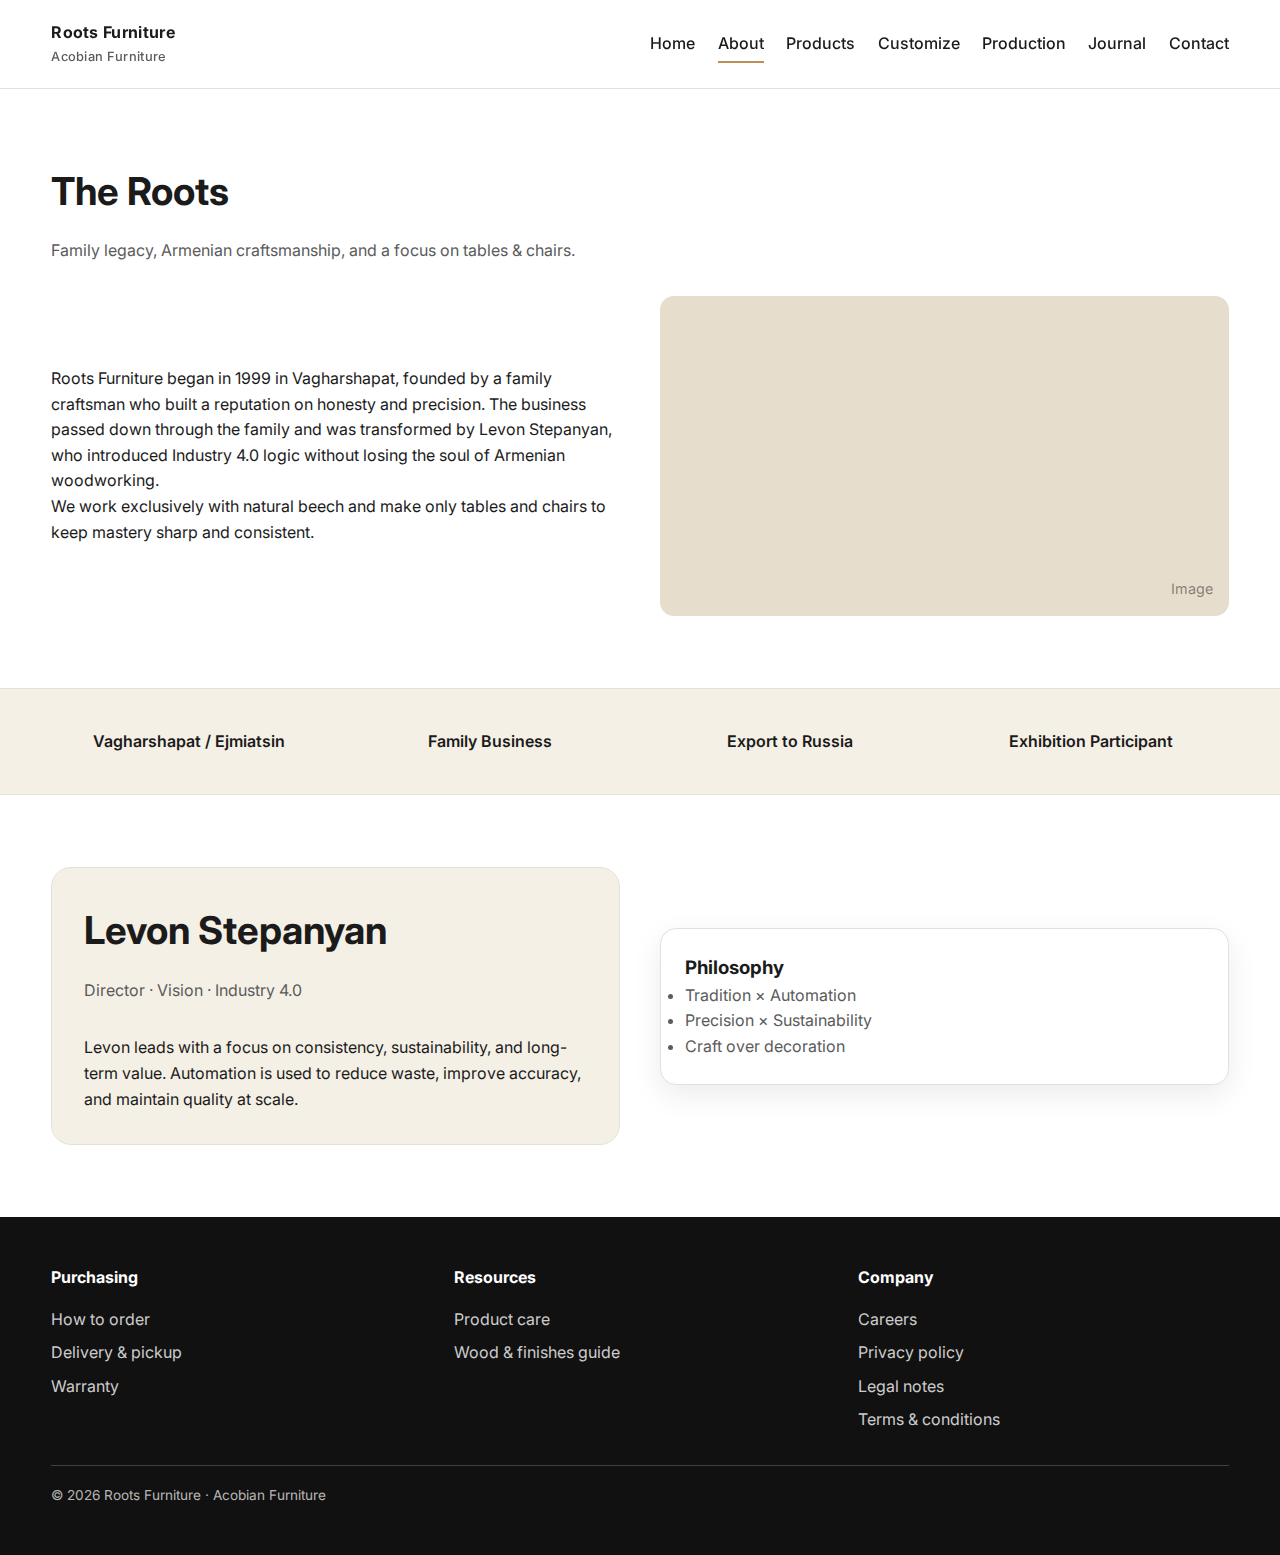
<file: about.html>
<!DOCTYPE html>
<html lang="en">
  <head>
    <meta charset="UTF-8" />
    <meta name="viewport" content="width=device-width, initial-scale=1.0" />
    <title>About | Roots Furniture</title>
    <meta
      name="description"
      content="Roots Furniture story, philosophy, and leadership."
    />
    <link rel="stylesheet" href="styles.css" />
    <link rel="preconnect" href="https://fonts.googleapis.com" />
    <link rel="preconnect" href="https://fonts.gstatic.com" crossorigin />
    <link
      href="https://fonts.googleapis.com/css2?family=Inter:wght@300;400;500;600;700&display=swap"
      rel="stylesheet"
    />
  </head>
  <body>
    <header class="site-header">
      <div class="container nav">
        <a class="brand" href="index.html">
          Roots Furniture
          <span>Acobian Furniture</span>
        </a>
        <button class="nav-toggle" aria-label="Toggle navigation">Menu</button>
        <nav class="nav-links">
          <a href="index.html">Home</a>
          <a href="about.html">About</a>
          <a href="products.html">Products</a>
          <a href="customize.html">Customize</a>
          <a href="production.html">Production</a>
          <a href="journal.html">Journal</a>
          <a href="contact.html">Contact</a>
        </nav>
      </div>
    </header>

    <section>
      <div class="container">
        <h1 class="section-title">The Roots</h1>
        <p class="section-subtitle">
          Family legacy, Armenian craftsmanship, and a focus on tables & chairs.
        </p>
        <div class="two-col">
          <div>
            <p>
              Roots Furniture began in 1999 in Vagharshapat, founded by a family
              craftsman who built a reputation on honesty and precision. The
              business passed down through the family and was transformed by
              Levon Stepanyan, who introduced Industry 4.0 logic without losing
              the soul of Armenian woodworking.
            </p>
            <p>
              We work exclusively with natural beech and make only tables and
              chairs to keep mastery sharp and consistent.
            </p>
          </div>
          <div class="image-placeholder"></div>
        </div>
      </div>
    </section>

    <section class="strip">
      <div class="container strip-items">
        <div>Vagharshapat / Ejmiatsin</div>
        <div>Family Business</div>
        <div>Export to Russia</div>
        <div>Exhibition Participant</div>
      </div>
    </section>

    <section>
      <div class="container two-col">
        <div class="highlight">
          <h2 class="section-title">Levon Stepanyan</h2>
          <p class="section-subtitle">Director · Vision · Industry 4.0</p>
          <p>
            Levon leads with a focus on consistency, sustainability, and long-
            term value. Automation is used to reduce waste, improve accuracy,
            and maintain quality at scale.
          </p>
        </div>
        <div class="card">
          <h3>Philosophy</h3>
          <ul class="muted">
            <li>Tradition × Automation</li>
            <li>Precision × Sustainability</li>
            <li>Craft over decoration</li>
          </ul>
        </div>
      </div>
    </section>

    <footer class="footer">
      <div class="container footer-grid">
        <div>
          <h4>Purchasing</h4>
          <ul>
            <li>How to order</li>
            <li>Delivery & pickup</li>
            <li>Warranty</li>
          </ul>
        </div>
        <div>
          <h4>Resources</h4>
          <ul>
            <li>Product care</li>
            <li>Wood & finishes guide</li>
          </ul>
        </div>
        <div>
          <h4>Company</h4>
          <ul>
            <li>Careers</li>
            <li>Privacy policy</li>
            <li>Legal notes</li>
            <li>Terms & conditions</li>
          </ul>
        </div>
      </div>
      <div class="container footer-bottom">
        © 2026 Roots Furniture · Acobian Furniture
      </div>
    </footer>

    <script src="script.js"></script>
  </body>
</html>
</file>
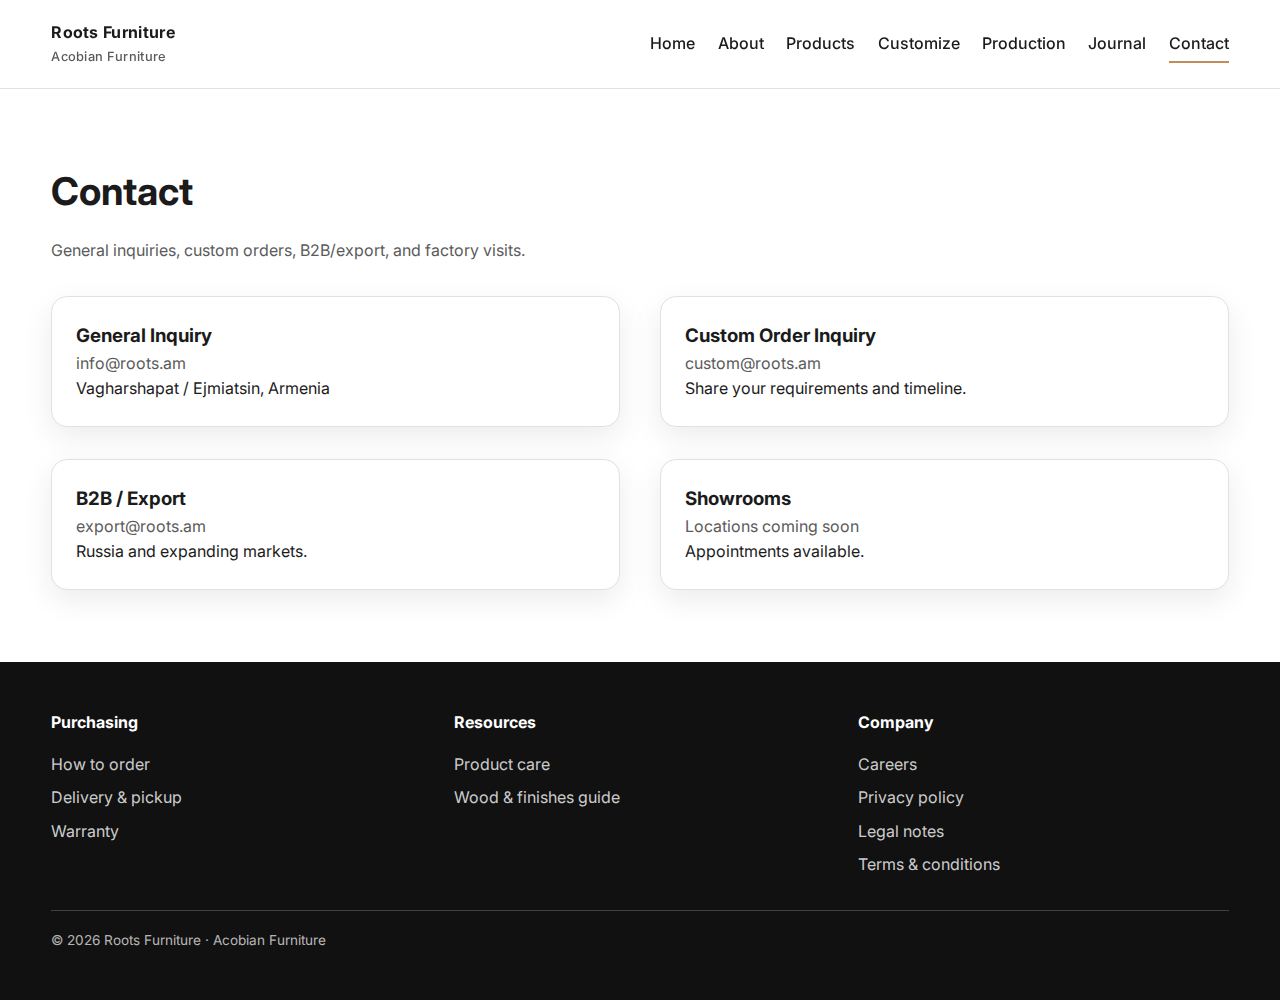
<file: contact.html>
<!DOCTYPE html>
<html lang="en">
  <head>
    <meta charset="UTF-8" />
    <meta name="viewport" content="width=device-width, initial-scale=1.0" />
    <title>Contact | Roots Furniture</title>
    <meta
      name="description"
      content="Contact Roots Furniture for custom orders, B2B, and export inquiries."
    />
    <link rel="stylesheet" href="styles.css" />
    <link rel="preconnect" href="https://fonts.googleapis.com" />
    <link rel="preconnect" href="https://fonts.gstatic.com" crossorigin />
    <link
      href="https://fonts.googleapis.com/css2?family=Inter:wght@300;400;500;600;700&display=swap"
      rel="stylesheet"
    />
  </head>
  <body>
    <header class="site-header">
      <div class="container nav">
        <a class="brand" href="index.html">
          Roots Furniture
          <span>Acobian Furniture</span>
        </a>
        <button class="nav-toggle" aria-label="Toggle navigation">Menu</button>
        <nav class="nav-links">
          <a href="index.html">Home</a>
          <a href="about.html">About</a>
          <a href="products.html">Products</a>
          <a href="customize.html">Customize</a>
          <a href="production.html">Production</a>
          <a href="journal.html">Journal</a>
          <a href="contact.html">Contact</a>
        </nav>
      </div>
    </header>

    <section>
      <div class="container">
        <h1 class="section-title">Contact</h1>
        <p class="section-subtitle">
          General inquiries, custom orders, B2B/export, and factory visits.
        </p>
        <div class="two-col">
          <div class="card">
            <h3>General Inquiry</h3>
            <p class="muted">info@roots.am</p>
            <p>Vagharshapat / Ejmiatsin, Armenia</p>
          </div>
          <div class="card">
            <h3>Custom Order Inquiry</h3>
            <p class="muted">custom@roots.am</p>
            <p>Share your requirements and timeline.</p>
          </div>
        </div>
        <div class="two-col" style="margin-top: 2rem">
          <div class="card">
            <h3>B2B / Export</h3>
            <p class="muted">export@roots.am</p>
            <p>Russia and expanding markets.</p>
          </div>
          <div class="card">
            <h3>Showrooms</h3>
            <p class="muted">Locations coming soon</p>
            <p>Appointments available.</p>
          </div>
        </div>
      </div>
    </section>

    <footer class="footer">
      <div class="container footer-grid">
        <div>
          <h4>Purchasing</h4>
          <ul>
            <li>How to order</li>
            <li>Delivery & pickup</li>
            <li>Warranty</li>
          </ul>
        </div>
        <div>
          <h4>Resources</h4>
          <ul>
            <li>Product care</li>
            <li>Wood & finishes guide</li>
          </ul>
        </div>
        <div>
          <h4>Company</h4>
          <ul>
            <li>Careers</li>
            <li>Privacy policy</li>
            <li>Legal notes</li>
            <li>Terms & conditions</li>
          </ul>
        </div>
      </div>
      <div class="container footer-bottom">
        © 2026 Roots Furniture · Acobian Furniture
      </div>
    </footer>

    <script src="script.js"></script>
  </body>
</html>
</file>
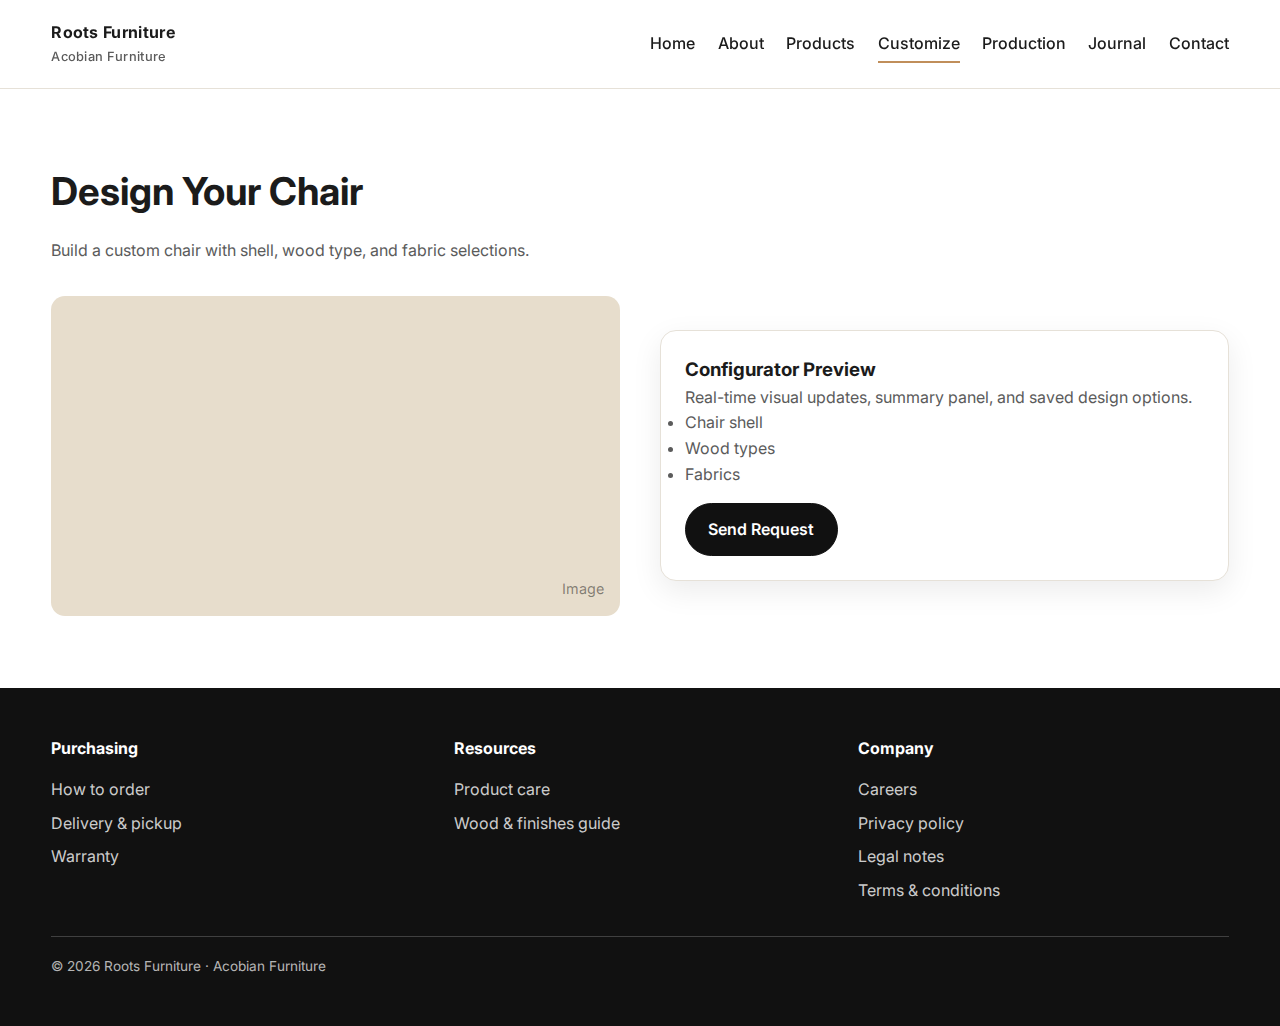
<file: customize.html>
<!DOCTYPE html>
<html lang="en">
  <head>
    <meta charset="UTF-8" />
    <meta name="viewport" content="width=device-width, initial-scale=1.0" />
    <title>Customize | Roots Furniture</title>
    <meta
      name="description"
      content="Design your chair with materials, fabric, and finish options."
    />
    <link rel="stylesheet" href="styles.css" />
    <link rel="preconnect" href="https://fonts.googleapis.com" />
    <link rel="preconnect" href="https://fonts.gstatic.com" crossorigin />
    <link
      href="https://fonts.googleapis.com/css2?family=Inter:wght@300;400;500;600;700&display=swap"
      rel="stylesheet"
    />
  </head>
  <body>
    <header class="site-header">
      <div class="container nav">
        <a class="brand" href="index.html">
          Roots Furniture
          <span>Acobian Furniture</span>
        </a>
        <button class="nav-toggle" aria-label="Toggle navigation">Menu</button>
        <nav class="nav-links">
          <a href="index.html#home">Home</a>
          <a href="about.html">About</a>
          <a href="products.html">Products</a>
          <a href="customize.html">Customize</a>
          <a href="production.html">Production</a>
          <a href="journal.html">Journal</a>
          <a href="contact.html">Contact</a>
        </nav>
      </div>
    </header>

    <section>
      <div class="container">
        <h1 class="section-title">Design Your Chair</h1>
        <p class="section-subtitle">
          Build a custom chair with shell, wood type, and fabric selections.
        </p>
        <div class="two-col">
          <div class="image-placeholder"></div>
          <div class="card">
            <h3>Configurator Preview</h3>
            <p class="muted">
              Real-time visual updates, summary panel, and saved design options.
            </p>
            <ul class="muted">
              <li>Chair shell</li>
              <li>Wood types</li>
              <li>Fabrics</li>
            </ul>
            <a class="btn btn-primary" href="contact.html" style="margin-top: 1rem"
              >Send Request</a
            >
          </div>
        </div>
      </div>
    </section>

    <footer class="footer">
      <div class="container footer-grid">
        <div>
          <h4>Purchasing</h4>
          <ul>
            <li>How to order</li>
            <li>Delivery & pickup</li>
            <li>Warranty</li>
          </ul>
        </div>
        <div>
          <h4>Resources</h4>
          <ul>
            <li>Product care</li>
            <li>Wood & finishes guide</li>
          </ul>
        </div>
        <div>
          <h4>Company</h4>
          <ul>
            <li>Careers</li>
            <li>Privacy policy</li>
            <li>Legal notes</li>
            <li>Terms & conditions</li>
          </ul>
        </div>
      </div>
      <div class="container footer-bottom">
        © 2026 Roots Furniture · Acobian Furniture
      </div>
    </footer>

    <script src="script.js"></script>
  </body>
</html>
</file>
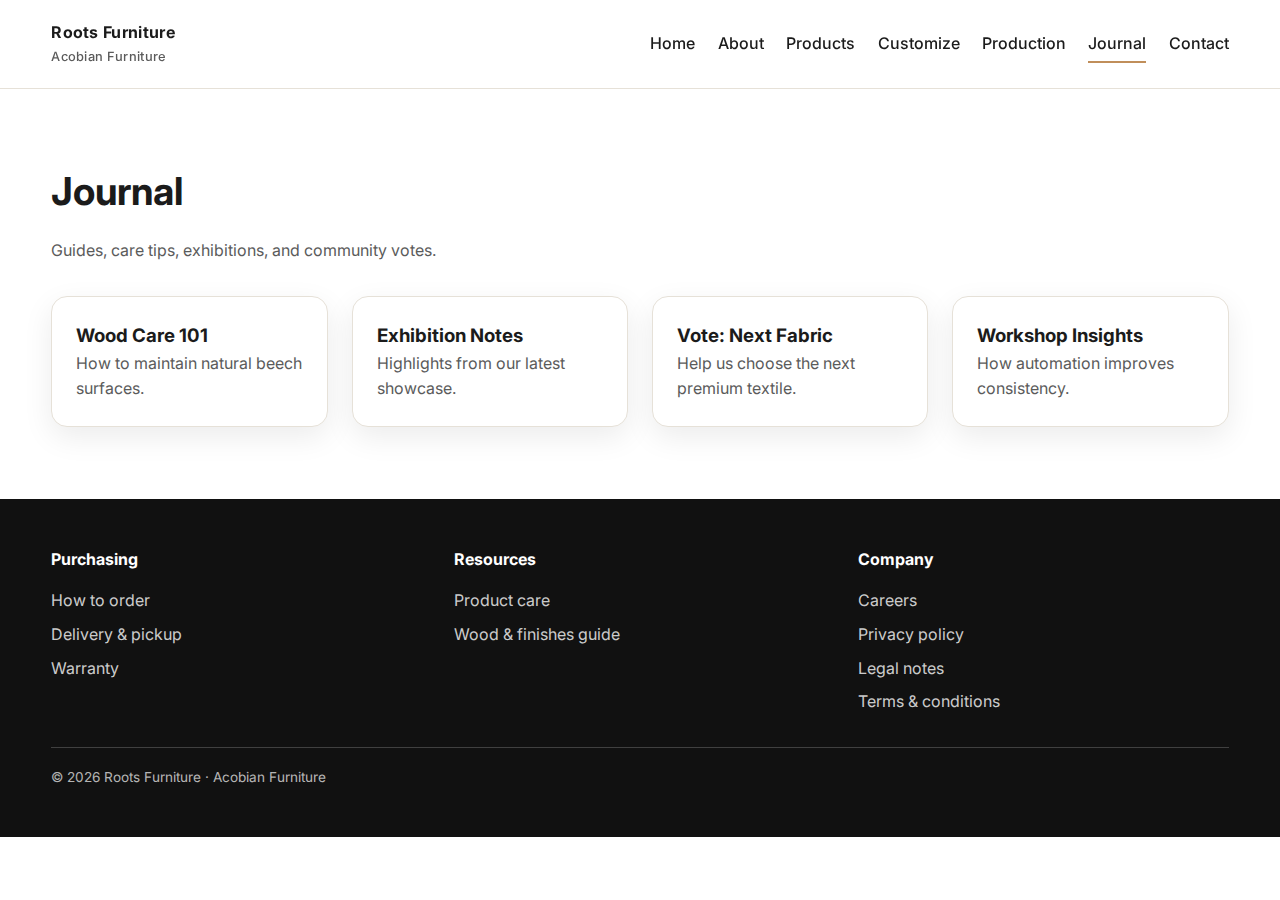
<file: journal.html>
<!DOCTYPE html>
<html lang="en">
  <head>
    <meta charset="UTF-8" />
    <meta name="viewport" content="width=device-width, initial-scale=1.0" />
    <title>Journal | Roots Furniture</title>
    <meta
      name="description"
      content="News, guides, and updates from Roots Furniture."
    />
    <link rel="stylesheet" href="styles.css" />
    <link rel="preconnect" href="https://fonts.googleapis.com" />
    <link rel="preconnect" href="https://fonts.gstatic.com" crossorigin />
    <link
      href="https://fonts.googleapis.com/css2?family=Inter:wght@300;400;500;600;700&display=swap"
      rel="stylesheet"
    />
  </head>
  <body>
    <header class="site-header">
      <div class="container nav">
        <a class="brand" href="index.html">
          Roots Furniture
          <span>Acobian Furniture</span>
        </a>
        <button class="nav-toggle" aria-label="Toggle navigation">Menu</button>
        <nav class="nav-links">
          <a href="index.html#home">Home</a>
          <a href="about.html">About</a>
          <a href="products.html">Products</a>
          <a href="customize.html">Customize</a>
          <a href="production.html">Production</a>
          <a href="journal.html">Journal</a>
          <a href="contact.html">Contact</a>
        </nav>
      </div>
    </header>

    <section>
      <div class="container">
        <h1 class="section-title">Journal</h1>
        <p class="section-subtitle">
          Guides, care tips, exhibitions, and community votes.
        </p>
        <div class="card-grid">
          <div class="card">
            <h3>Wood Care 101</h3>
            <p class="muted">How to maintain natural beech surfaces.</p>
          </div>
          <div class="card">
            <h3>Exhibition Notes</h3>
            <p class="muted">Highlights from our latest showcase.</p>
          </div>
          <div class="card">
            <h3>Vote: Next Fabric</h3>
            <p class="muted">Help us choose the next premium textile.</p>
          </div>
          <div class="card">
            <h3>Workshop Insights</h3>
            <p class="muted">How automation improves consistency.</p>
          </div>
        </div>
      </div>
    </section>

    <footer class="footer">
      <div class="container footer-grid">
        <div>
          <h4>Purchasing</h4>
          <ul>
            <li>How to order</li>
            <li>Delivery & pickup</li>
            <li>Warranty</li>
          </ul>
        </div>
        <div>
          <h4>Resources</h4>
          <ul>
            <li>Product care</li>
            <li>Wood & finishes guide</li>
          </ul>
        </div>
        <div>
          <h4>Company</h4>
          <ul>
            <li>Careers</li>
            <li>Privacy policy</li>
            <li>Legal notes</li>
            <li>Terms & conditions</li>
          </ul>
        </div>
      </div>
      <div class="container footer-bottom">
        © 2026 Roots Furniture · Acobian Furniture
      </div>
    </footer>

    <script src="script.js"></script>
  </body>
</html>
</file>
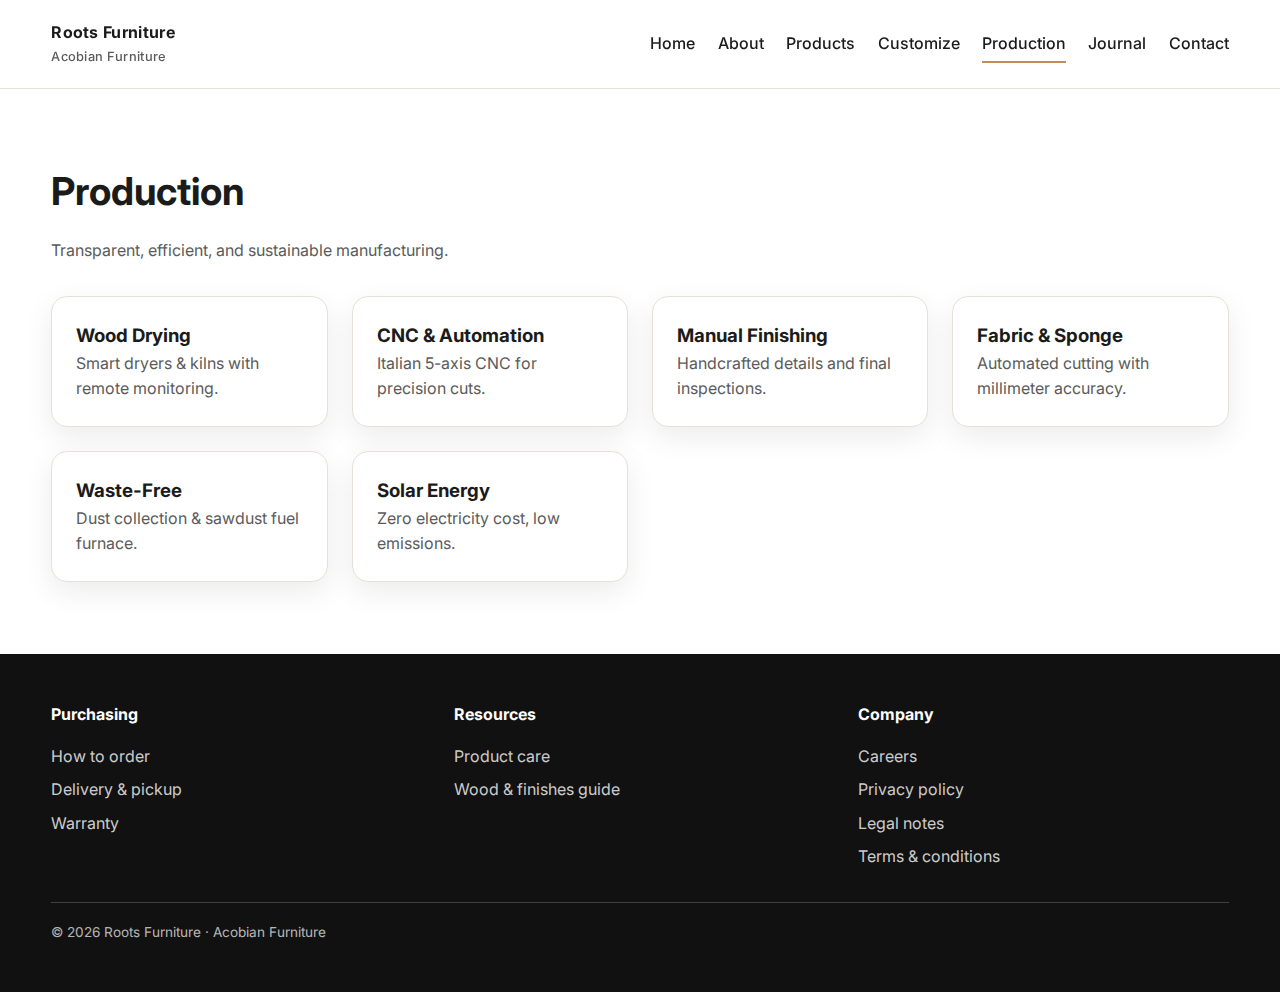
<file: production.html>
<!DOCTYPE html>
<html lang="en">
  <head>
    <meta charset="UTF-8" />
    <meta name="viewport" content="width=device-width, initial-scale=1.0" />
    <title>Production | Roots Furniture</title>
    <meta
      name="description"
      content="Workshops, technology, and ecological production at Roots Furniture."
    />
    <link rel="stylesheet" href="styles.css" />
    <link rel="preconnect" href="https://fonts.googleapis.com" />
    <link rel="preconnect" href="https://fonts.gstatic.com" crossorigin />
    <link
      href="https://fonts.googleapis.com/css2?family=Inter:wght@300;400;500;600;700&display=swap"
      rel="stylesheet"
    />
  </head>
  <body>
    <header class="site-header">
      <div class="container nav">
        <a class="brand" href="index.html">
          Roots Furniture
          <span>Acobian Furniture</span>
        </a>
        <button class="nav-toggle" aria-label="Toggle navigation">Menu</button>
        <nav class="nav-links">
          <a href="index.html#home">Home</a>
          <a href="about.html">About</a>
          <a href="products.html">Products</a>
          <a href="customize.html">Customize</a>
          <a href="production.html">Production</a>
          <a href="journal.html">Journal</a>
          <a href="contact.html">Contact</a>
        </nav>
      </div>
    </header>

    <section>
      <div class="container">
        <h1 class="section-title">Production</h1>
        <p class="section-subtitle">
          Transparent, efficient, and sustainable manufacturing.
        </p>
        <div class="card-grid">
          <div class="card">
            <h3>Wood Drying</h3>
            <p class="muted">Smart dryers & kilns with remote monitoring.</p>
          </div>
          <div class="card">
            <h3>CNC & Automation</h3>
            <p class="muted">Italian 5-axis CNC for precision cuts.</p>
          </div>
          <div class="card">
            <h3>Manual Finishing</h3>
            <p class="muted">Handcrafted details and final inspections.</p>
          </div>
          <div class="card">
            <h3>Fabric & Sponge</h3>
            <p class="muted">Automated cutting with millimeter accuracy.</p>
          </div>
          <div class="card">
            <h3>Waste-Free</h3>
            <p class="muted">Dust collection & sawdust fuel furnace.</p>
          </div>
          <div class="card">
            <h3>Solar Energy</h3>
            <p class="muted">Zero electricity cost, low emissions.</p>
          </div>
        </div>
      </div>
    </section>

    <footer class="footer">
      <div class="container footer-grid">
        <div>
          <h4>Purchasing</h4>
          <ul>
            <li>How to order</li>
            <li>Delivery & pickup</li>
            <li>Warranty</li>
          </ul>
        </div>
        <div>
          <h4>Resources</h4>
          <ul>
            <li>Product care</li>
            <li>Wood & finishes guide</li>
          </ul>
        </div>
        <div>
          <h4>Company</h4>
          <ul>
            <li>Careers</li>
            <li>Privacy policy</li>
            <li>Legal notes</li>
            <li>Terms & conditions</li>
          </ul>
        </div>
      </div>
      <div class="container footer-bottom">
        © 2026 Roots Furniture · Acobian Furniture
      </div>
    </footer>

    <script src="script.js"></script>
  </body>
</html>
</file>
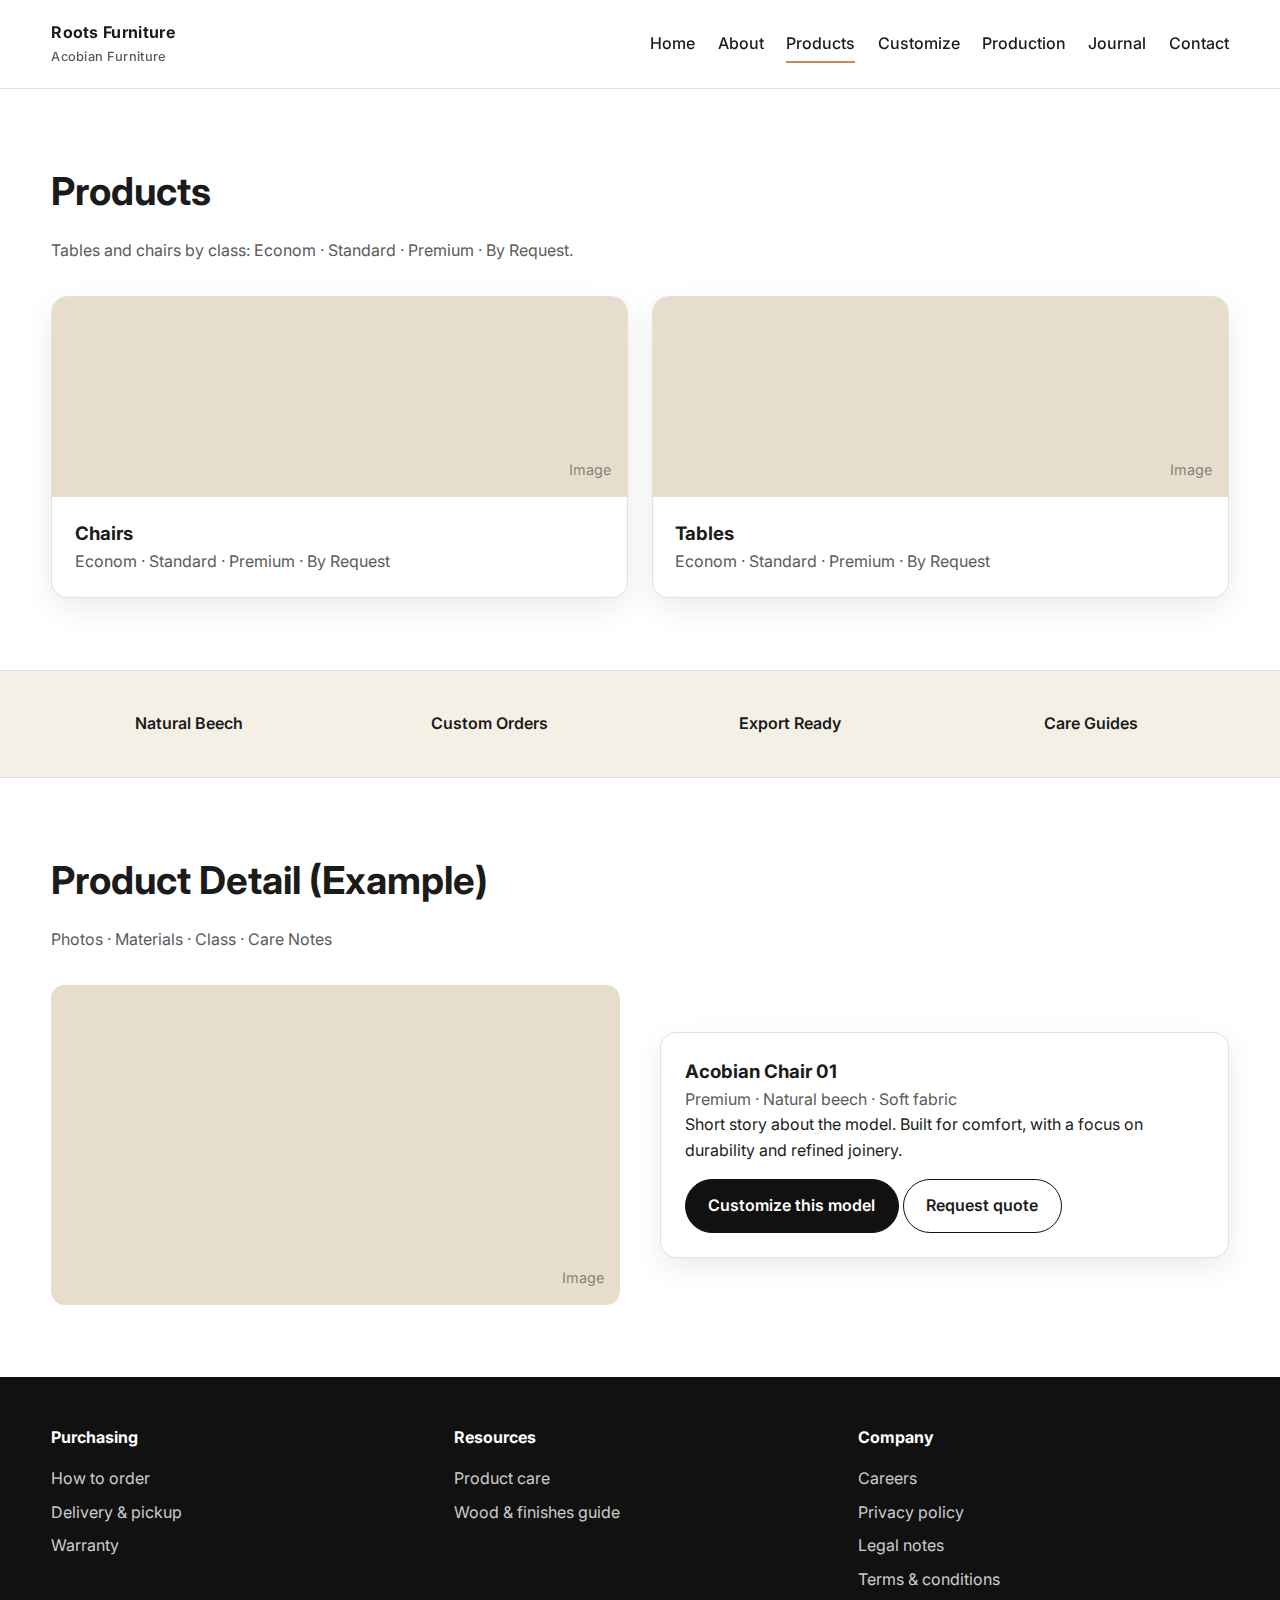
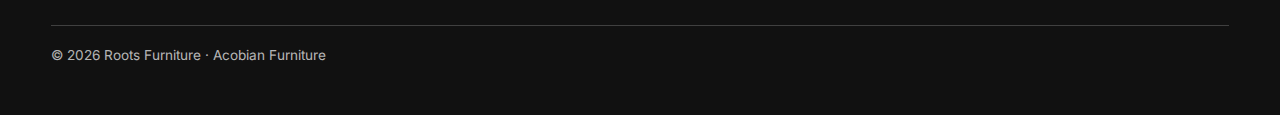
<file: products.html>
<!DOCTYPE html>
<html lang="en">
  <head>
    <meta charset="UTF-8" />
    <meta name="viewport" content="width=device-width, initial-scale=1.0" />
    <title>Products | Roots Furniture</title>
    <meta
      name="description"
      content="Tables and chairs by Acobian Furniture, organized by class."
    />
    <link rel="stylesheet" href="styles.css" />
    <link rel="preconnect" href="https://fonts.googleapis.com" />
    <link rel="preconnect" href="https://fonts.gstatic.com" crossorigin />
    <link
      href="https://fonts.googleapis.com/css2?family=Inter:wght@300;400;500;600;700&display=swap"
      rel="stylesheet"
    />
  </head>
  <body>
    <header class="site-header">
      <div class="container nav">
        <a class="brand" href="index.html">
          Roots Furniture
          <span>Acobian Furniture</span>
        </a>
        <button class="nav-toggle" aria-label="Toggle navigation">Menu</button>
        <nav class="nav-links">
          <a href="index.html">Home</a>
          <a href="about.html">About</a>
          <a href="products.html">Products</a>
          <a href="customize.html">Customize</a>
          <a href="production.html">Production</a>
          <a href="journal.html">Journal</a>
          <a href="contact.html">Contact</a>
        </nav>
      </div>
    </header>

    <section>
      <div class="container">
        <h1 class="section-title">Products</h1>
        <p class="section-subtitle">
          Tables and chairs by class: Econom · Standard · Premium · By Request.
        </p>
        <div class="product-categories">
          <div class="product-card">
            <div class="image-placeholder"></div>
            <div class="content">
              <h3>Chairs</h3>
              <p class="muted">Econom · Standard · Premium · By Request</p>
            </div>
          </div>
          <div class="product-card">
            <div class="image-placeholder"></div>
            <div class="content">
              <h3>Tables</h3>
              <p class="muted">Econom · Standard · Premium · By Request</p>
            </div>
          </div>
        </div>
      </div>
    </section>

    <section class="strip">
      <div class="container strip-items">
        <div>Natural Beech</div>
        <div>Custom Orders</div>
        <div>Export Ready</div>
        <div>Care Guides</div>
      </div>
    </section>

    <section>
      <div class="container">
        <h2 class="section-title">Product Detail (Example)</h2>
        <p class="section-subtitle">Photos · Materials · Class · Care Notes</p>
        <div class="two-col">
          <div class="image-placeholder"></div>
          <div class="card">
            <h3>Acobian Chair 01</h3>
            <p class="muted">Premium · Natural beech · Soft fabric</p>
            <p>
              Short story about the model. Built for comfort, with a focus on
              durability and refined joinery.
            </p>
            <div style="margin-top: 1rem">
              <a class="btn btn-primary" href="customize.html"
                >Customize this model</a
              >
              <a class="btn btn-outline" href="contact.html">Request quote</a>
            </div>
          </div>
        </div>
      </div>
    </section>

    <footer class="footer">
      <div class="container footer-grid">
        <div>
          <h4>Purchasing</h4>
          <ul>
            <li>How to order</li>
            <li>Delivery & pickup</li>
            <li>Warranty</li>
          </ul>
        </div>
        <div>
          <h4>Resources</h4>
          <ul>
            <li>Product care</li>
            <li>Wood & finishes guide</li>
          </ul>
        </div>
        <div>
          <h4>Company</h4>
          <ul>
            <li>Careers</li>
            <li>Privacy policy</li>
            <li>Legal notes</li>
            <li>Terms & conditions</li>
          </ul>
        </div>
      </div>
      <div class="container footer-bottom">
        © 2026 Roots Furniture · Acobian Furniture
      </div>
    </footer>

    <script src="script.js"></script>
  </body>
</html>
</file>
<file: styles.css>
/* Base */
* {
  margin: 0;
  padding: 0;
  box-sizing: border-box;
}

:root {
  --black: #111111;
  --white: #ffffff;
  --beige: #f5f0e6;
  --beige-dark: #e7ddcc;
  --sand: #d8cbb6;
  --text: #1b1b1b;
  --muted: #5b5b5b;
  --line: #e6e1d8;
  --accent: #c08e5a;
  --shadow: 0 10px 30px rgba(0, 0, 0, 0.08);
  --transition: all 0.25s ease;
}

body {
  font-family: "Inter", system-ui, -apple-system, sans-serif;
  color: var(--text);
  background: var(--white);
  line-height: 1.6;
}

a {
  color: inherit;
  text-decoration: none;
}

img {
  max-width: 100%;
  display: block;
}

.container {
  width: min(1200px, 92%);
  margin: 0 auto;
}

/* Navigation */
.site-header {
  position: sticky;
  top: 0;
  z-index: 10;
  background: rgba(255, 255, 255, 0.92);
  backdrop-filter: blur(8px);
  border-bottom: 1px solid var(--line);
}

.nav {
  display: flex;
  align-items: center;
  justify-content: space-between;
  padding: 1.25rem 0;
}

.brand {
  display: flex;
  flex-direction: column;
  gap: 0.1rem;
  font-weight: 700;
  letter-spacing: 0.02em;
}

.brand span {
  font-size: 0.8rem;
  color: var(--muted);
  font-weight: 500;
}

.nav-links {
  display: flex;
  gap: 1.4rem;
  align-items: center;
  font-weight: 500;
}

.nav-links a {
  position: relative;
}

.nav-links a::after {
  content: "";
  position: absolute;
  left: 0;
  bottom: -6px;
  width: 0;
  height: 2px;
  background: var(--accent);
  transition: var(--transition);
}

.nav-links a:hover::after,
.nav-links a.active::after {
  width: 100%;
}

.nav-toggle {
  display: none;
  background: none;
  border: 1px solid var(--line);
  padding: 0.35rem 0.5rem;
  border-radius: 6px;
}

/* Hero */
.hero {
  padding: 6rem 0 4rem;
  background: linear-gradient(180deg, var(--beige) 0%, var(--white) 65%);
}

.hero-grid {
  display: grid;
  grid-template-columns: 1.2fr 1fr;
  gap: 3rem;
  align-items: center;
}

.hero h1 {
  font-size: clamp(2.4rem, 4vw, 3.6rem);
  line-height: 1.15;
}

.hero p {
  margin: 1rem 0 2rem;
  color: var(--muted);
  max-width: 520px;
}

.btn {
  display: inline-flex;
  align-items: center;
  gap: 0.5rem;
  padding: 0.8rem 1.4rem;
  border-radius: 999px;
  border: 1px solid var(--black);
  font-weight: 600;
  transition: var(--transition);
}

.btn-primary {
  background: var(--black);
  color: var(--white);
  border-color: var(--black);
}

.btn-outline {
  background: transparent;
}

.btn:hover {
  transform: translateY(-2px);
  box-shadow: var(--shadow);
}

.hero-card {
  background: var(--white);
  border-radius: 18px;
  padding: 2rem;
  border: 1px solid var(--line);
  box-shadow: var(--shadow);
}

.image-placeholder {
  background: var(--beige-dark);
  border-radius: 14px;
  height: 320px;
  position: relative;
  overflow: hidden;
}

.image-placeholder::after {
  content: "Image";
  position: absolute;
  bottom: 1rem;
  right: 1rem;
  font-size: 0.9rem;
  color: rgba(0, 0, 0, 0.45);
}

/* Section */
section {
  padding: 4.5rem 0;
}

.section-title {
  font-size: clamp(1.8rem, 3vw, 2.6rem);
  margin-bottom: 1rem;
}

.section-subtitle {
  color: var(--muted);
  margin-bottom: 2rem;
}

.card-grid {
  display: grid;
  grid-template-columns: repeat(auto-fit, minmax(220px, 1fr));
  gap: 1.5rem;
}

.card {
  background: var(--white);
  border-radius: 16px;
  border: 1px solid var(--line);
  padding: 1.5rem;
  box-shadow: var(--shadow);
}

.strip {
  background: var(--beige);
  border-top: 1px solid var(--line);
  border-bottom: 1px solid var(--line);
  padding: 2.5rem 0;
}

.strip-items {
  display: grid;
  grid-template-columns: repeat(auto-fit, minmax(180px, 1fr));
  gap: 1.5rem;
  text-align: center;
  font-weight: 600;
}

.product-categories {
  display: grid;
  grid-template-columns: repeat(auto-fit, minmax(240px, 1fr));
  gap: 1.5rem;
}

.product-card {
  border-radius: 16px;
  background: var(--white);
  border: 1px solid var(--line);
  overflow: hidden;
  box-shadow: var(--shadow);
}

.product-card .image-placeholder {
  height: 200px;
  border-radius: 0;
}

.product-card .content {
  padding: 1.4rem;
}

.two-col {
  display: grid;
  grid-template-columns: 1fr 1fr;
  gap: 2.5rem;
  align-items: center;
}

.highlight {
  background: var(--beige);
  border-radius: 20px;
  padding: 2rem;
  border: 1px solid var(--line);
}

.social-grid {
  display: grid;
  grid-template-columns: repeat(auto-fit, minmax(140px, 1fr));
  gap: 1rem;
}

.social-tile {
  border: 1px solid var(--line);
  border-radius: 12px;
  padding: 1rem;
  text-align: center;
  background: var(--white);
}

/* Footer */
.footer {
  background: var(--black);
  color: var(--white);
  padding: 3rem 0;
}

.footer-grid {
  display: grid;
  grid-template-columns: repeat(auto-fit, minmax(180px, 1fr));
  gap: 2rem;
}

.footer h4 {
  margin-bottom: 1rem;
}

.footer ul {
  list-style: none;
  display: grid;
  gap: 0.5rem;
  color: rgba(255, 255, 255, 0.8);
}

.footer-bottom {
  border-top: 1px solid rgba(255, 255, 255, 0.2);
  margin-top: 2rem;
  padding-top: 1.2rem;
  font-size: 0.85rem;
  color: rgba(255, 255, 255, 0.7);
}

/* Utilities */
.tag {
  display: inline-block;
  padding: 0.35rem 0.75rem;
  background: var(--beige-dark);
  border-radius: 999px;
  font-size: 0.85rem;
  font-weight: 600;
}

.muted {
  color: var(--muted);
}

@media (max-width: 900px) {
  .hero-grid,
  .two-col {
    grid-template-columns: 1fr;
  }

  .nav-links {
    position: absolute;
    top: 70px;
    right: 4%;
    background: var(--white);
    border: 1px solid var(--line);
    border-radius: 12px;
    flex-direction: column;
    padding: 1rem;
    gap: 1rem;
    display: none;
  }

  .nav-links.open {
    display: flex;
  }

  .nav-toggle {
    display: inline-flex;
  }
}
</file>
